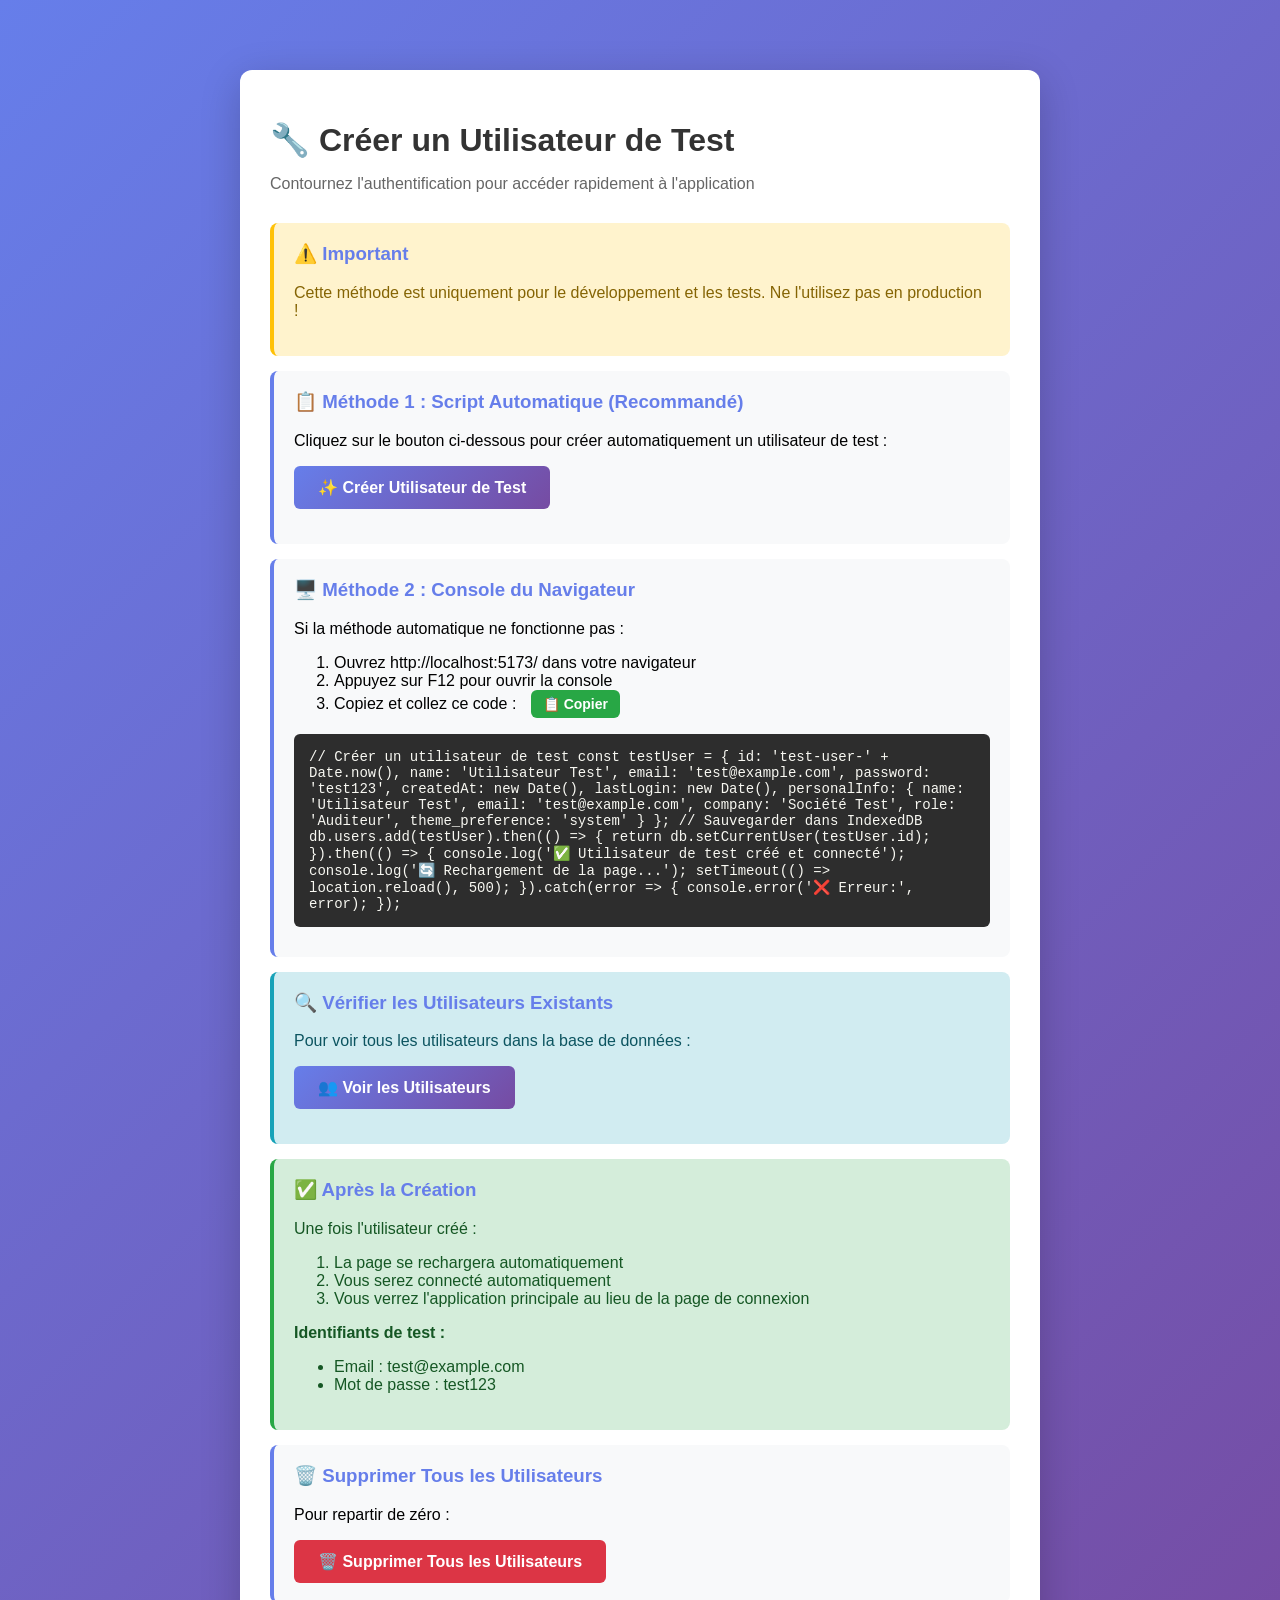
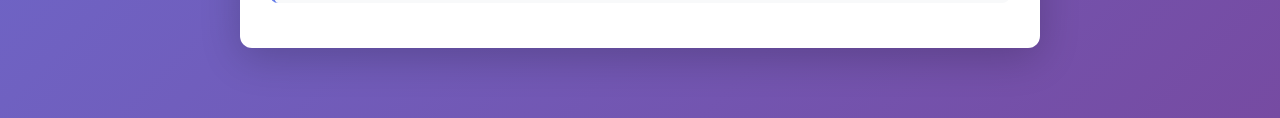
<file: create-test-user.html>
<!DOCTYPE html>
<html lang="fr">
<head>
    <meta charset="UTF-8">
    <meta name="viewport" content="width=device-width, initial-scale=1.0">
    <title>Créer Utilisateur de Test</title>
    <style>
        body {
            font-family: Arial, sans-serif;
            max-width: 800px;
            margin: 50px auto;
            padding: 20px;
            background: linear-gradient(135deg, #667eea 0%, #764ba2 100%);
        }
        .container {
            background: white;
            padding: 30px;
            border-radius: 12px;
            box-shadow: 0 10px 40px rgba(0,0,0,0.2);
        }
        h1 {
            color: #333;
            margin-bottom: 10px;
        }
        .subtitle {
            color: #666;
            margin-bottom: 30px;
        }
        .step {
            background: #f8f9fa;
            padding: 20px;
            margin: 15px 0;
            border-radius: 8px;
            border-left: 4px solid #667eea;
        }
        .step h3 {
            margin-top: 0;
            color: #667eea;
        }
        button {
            background: linear-gradient(135deg, #667eea 0%, #764ba2 100%);
            color: white;
            border: none;
            padding: 12px 24px;
            border-radius: 6px;
            cursor: pointer;
            font-size: 16px;
            font-weight: bold;
            transition: transform 0.2s;
        }
        button:hover {
            transform: translateY(-2px);
            box-shadow: 0 4px 12px rgba(102, 126, 234, 0.4);
        }
        button:active {
            transform: translateY(0);
        }
        .code-block {
            background: #2d2d2d;
            color: #f8f8f2;
            padding: 15px;
            border-radius: 6px;
            overflow-x: auto;
            margin: 10px 0;
            font-family: 'Courier New', monospace;
            font-size: 14px;
        }
        .success {
            background: #d4edda;
            border-left-color: #28a745;
            color: #155724;
        }
        .warning {
            background: #fff3cd;
            border-left-color: #ffc107;
            color: #856404;
        }
        .info {
            background: #d1ecf1;
            border-left-color: #17a2b8;
            color: #0c5460;
        }
        .copy-btn {
            background: #28a745;
            padding: 6px 12px;
            font-size: 14px;
            margin-left: 10px;
        }
        .copy-btn:hover {
            background: #218838;
        }
    </style>
</head>
<body>
    <div class="container">
        <h1>🔧 Créer un Utilisateur de Test</h1>
        <p class="subtitle">Contournez l'authentification pour accéder rapidement à l'application</p>

        <div class="step warning">
            <h3>⚠️ Important</h3>
            <p>Cette méthode est uniquement pour le développement et les tests. Ne l'utilisez pas en production !</p>
        </div>

        <div class="step">
            <h3>📋 Méthode 1 : Script Automatique (Recommandé)</h3>
            <p>Cliquez sur le bouton ci-dessous pour créer automatiquement un utilisateur de test :</p>
            <button onclick="createTestUser()">✨ Créer Utilisateur de Test</button>
            <div id="result" style="margin-top: 15px;"></div>
        </div>

        <div class="step">
            <h3>🖥️ Méthode 2 : Console du Navigateur</h3>
            <p>Si la méthode automatique ne fonctionne pas :</p>
            <ol>
                <li>Ouvrez http://localhost:5173/ dans votre navigateur</li>
                <li>Appuyez sur F12 pour ouvrir la console</li>
                <li>Copiez et collez ce code :
                    <button class="copy-btn" onclick="copyCode()">📋 Copier</button>
                </li>
            </ol>
            <div class="code-block" id="codeBlock">
// Créer un utilisateur de test
const testUser = {
    id: 'test-user-' + Date.now(),
    name: 'Utilisateur Test',
    email: 'test@example.com',
    password: 'test123',
    createdAt: new Date(),
    lastLogin: new Date(),
    personalInfo: {
        name: 'Utilisateur Test',
        email: 'test@example.com',
        company: 'Société Test',
        role: 'Auditeur',
        theme_preference: 'system'
    }
};

// Sauvegarder dans IndexedDB
db.users.add(testUser).then(() => {
    return db.setCurrentUser(testUser.id);
}).then(() => {
    console.log('✅ Utilisateur de test créé et connecté');
    console.log('🔄 Rechargement de la page...');
    setTimeout(() => location.reload(), 500);
}).catch(error => {
    console.error('❌ Erreur:', error);
});
            </div>
        </div>

        <div class="step info">
            <h3>🔍 Vérifier les Utilisateurs Existants</h3>
            <p>Pour voir tous les utilisateurs dans la base de données :</p>
            <button onclick="checkUsers()">👥 Voir les Utilisateurs</button>
            <div id="usersList" style="margin-top: 15px;"></div>
        </div>

        <div class="step success">
            <h3>✅ Après la Création</h3>
            <p>Une fois l'utilisateur créé :</p>
            <ol>
                <li>La page se rechargera automatiquement</li>
                <li>Vous serez connecté automatiquement</li>
                <li>Vous verrez l'application principale au lieu de la page de connexion</li>
            </ol>
            <p><strong>Identifiants de test :</strong></p>
            <ul>
                <li>Email : test@example.com</li>
                <li>Mot de passe : test123</li>
            </ul>
        </div>

        <div class="step">
            <h3>🗑️ Supprimer Tous les Utilisateurs</h3>
            <p>Pour repartir de zéro :</p>
            <button onclick="clearAllUsers()" style="background: #dc3545;">🗑️ Supprimer Tous les Utilisateurs</button>
            <div id="clearResult" style="m
</file>
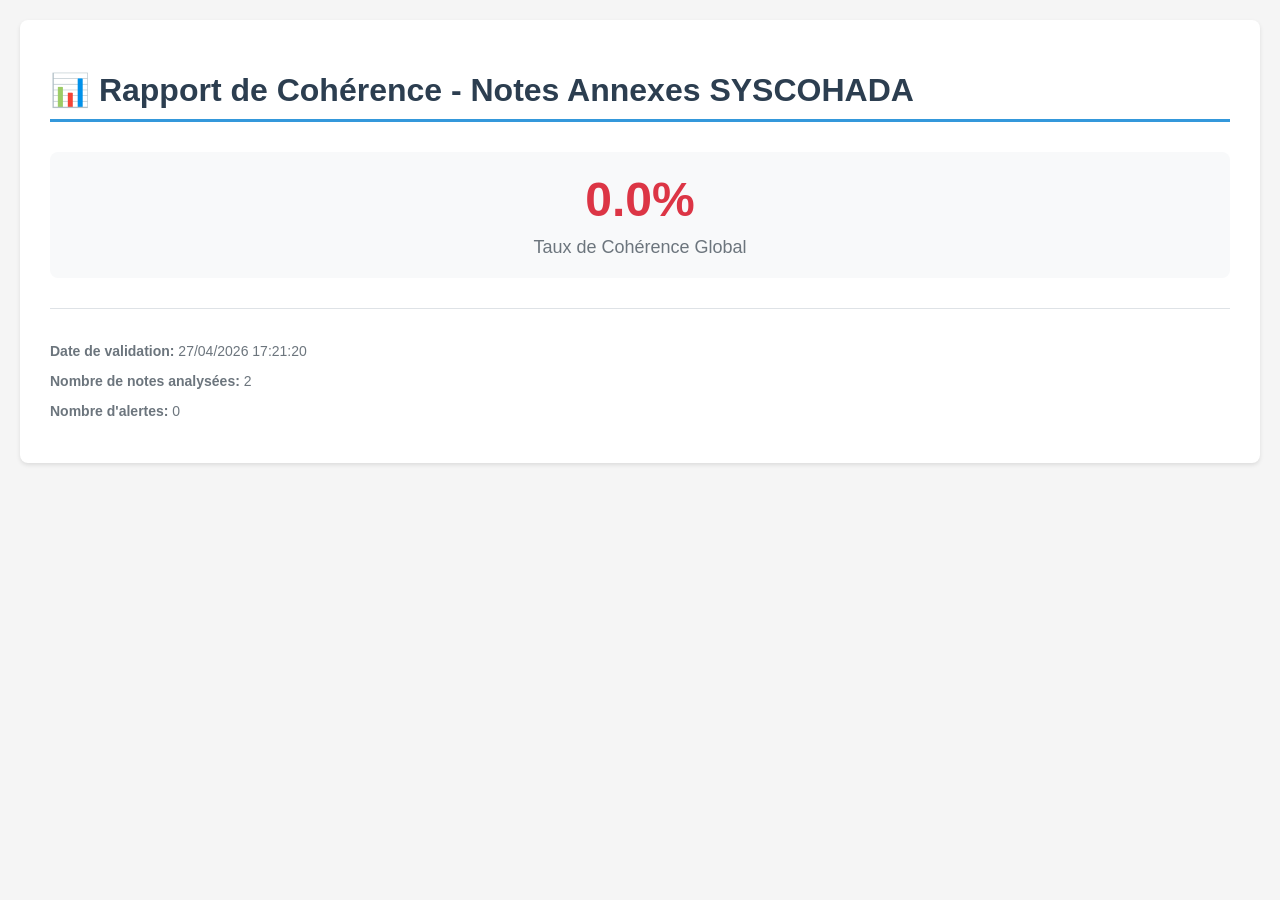
<file: py_backend/Doc calcul notes annexes/Tests/rapport_coherence.html>
<!DOCTYPE html>
<html lang="fr">
<head>
    <meta charset="UTF-8">
    <meta name="viewport" content="width=device-width, initial-scale=1.0">
    <title>Rapport de Cohérence - Notes Annexes SYSCOHADA</title>
    <style>
        body {
            font-family: 'Segoe UI', Tahoma, Geneva, Verdana, sans-serif;
            margin: 20px;
            background-color: #f5f5f5;
        }
        .container {
            max-width: 1200px;
            margin: 0 auto;
            background-color: white;
            padding: 30px;
            border-radius: 8px;
            box-shadow: 0 2px 4px rgba(0,0,0,0.1);
        }
        h1 {
            color: #2c3e50;
            border-bottom: 3px solid #3498db;
            padding-bottom: 10px;
        }
        h2 {
            color: #34495e;
            margin-top: 30px;
            border-left: 4px solid #3498db;
            padding-left: 10px;
        }
        .taux-global {
            text-align: center;
            margin: 30px 0;
            padding: 20px;
            background-color: #f8f9fa;
            border-radius: 8px;
        }
        .taux-valeur {
            font-size: 48px;
            font-weight: bold;
            color: #dc3545;
        }
        .taux-label {
            font-size: 18px;
            color: #6c757d;
            margin-top: 10px;
        }
        table {
            width: 100%;
            border-collapse: collapse;
            margin: 20px 0;
        }
        th {
            background-color: #3498db;
            color: white;
            padding: 12px;
            text-align: left;
            font-weight: 600;
        }
        td {
            padding: 10px 12px;
            border-bottom: 1px solid #dee2e6;
        }
        tr:hover {
            background-color: #f8f9fa;
        }
        .coherent {
            color: #28a745;
            font-weight: bold;
        }
        .incoherent {
            color: #dc3545;
            font-weight: bold;
        }
        .alerte {
            padding: 15px;
            margin: 15px 0;
            border-radius: 4px;
            border-left: 4px solid;
        }
        .alerte-warning {
            background-color: #fff3cd;
            border-color: #ffc107;
            color: #856404;
        }
        .alerte-critical {
            background-color: #f8d7da;
            border-color: #dc3545;
            color: #721c24;
        }
        .metadata {
            color: #6c757d;
            font-size: 14px;
            margin-top: 30px;
            padding-top: 20px;
            border-top: 1px solid #dee2e6;
        }
        .montant {
            text-align: right;
            font-family: 'Courier New', monospace;
        }
    </style>
</head>
<body>
    <div class="container">
        <h1>📊 Rapport de Cohérence - Notes Annexes SYSCOHADA</h1>
        
        <div class="taux-global">
            <div class="taux-valeur">0.0%</div>
            <div class="taux-label">Taux de Cohérence Global</div>
        </div>

        <div class="metadata">
            <p><strong>Date de validation:</strong> 27/04/2026 17:21:20</p>
            <p><strong>Nombre de notes analysées:</strong> 2</p>
            <p><strong>Nombre d'alertes:</strong> 0</p>
        </div>
    </div>
</body>
</html>
</file>
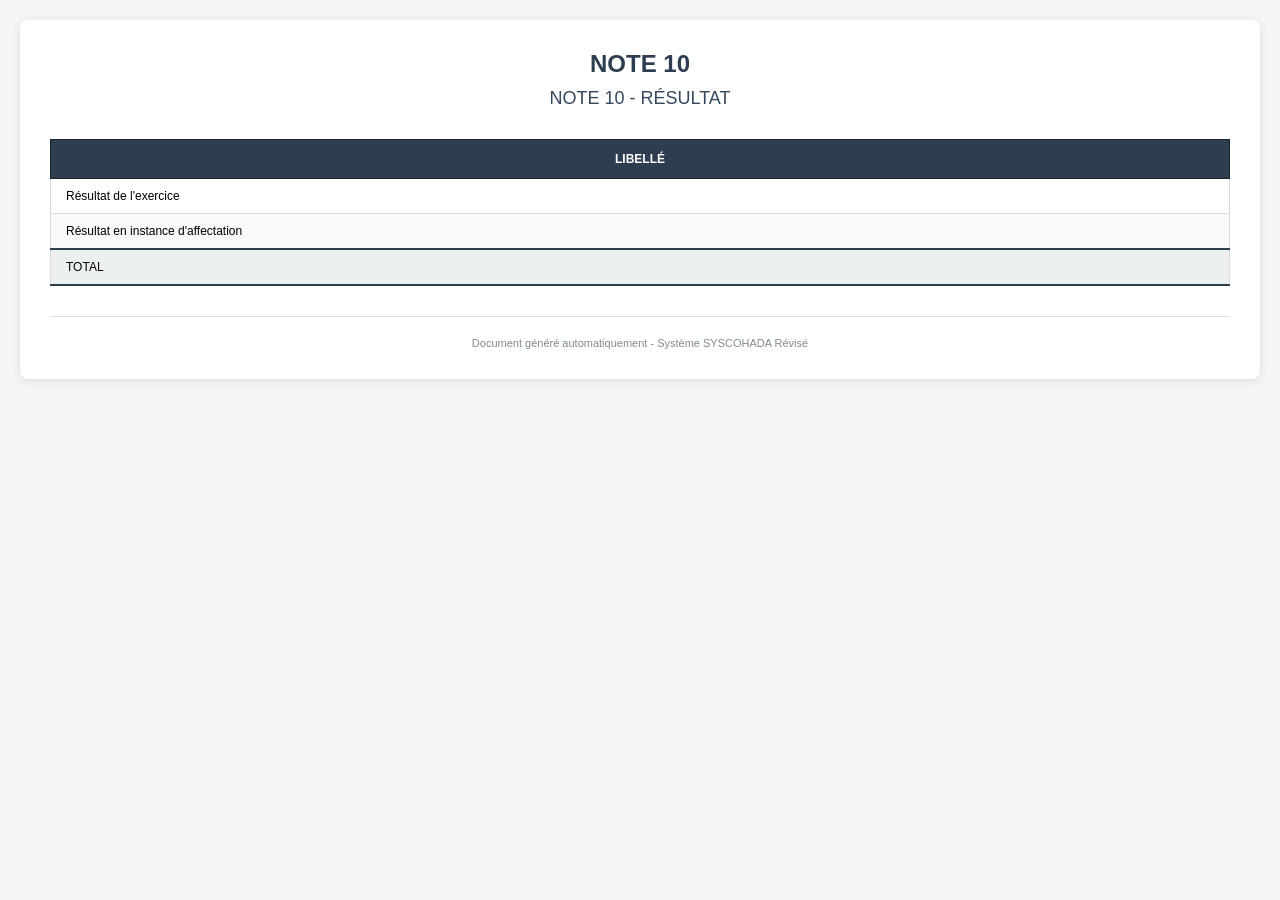
<file: py_backend/Doc calcul notes annexes/Tests/test_note_10.html>
<!DOCTYPE html>
<html lang="fr">
<head>
    <meta charset="UTF-8">
    <meta name="viewport" content="width=device-width, initial-scale=1.0">
    <title>NOTE 10 - NOTE 10 - RÉSULTAT</title>
    <style>
        * {
            margin: 0;
            padding: 0;
            box-sizing: border-box;
        }
        
        body {
            font-family: Arial, sans-serif;
            background-color: #f5f5f5;
            padding: 20px;
        }
        
        .container {
            max-width: 1400px;
            margin: 0 auto;
            background-color: white;
            padding: 30px;
            box-shadow: 0 2px 10px rgba(0,0,0,0.1);
            border-radius: 8px;
        }
        
        h1 {
            color: #2c3e50;
            font-size: 24px;
            margin-bottom: 10px;
            text-align: center;
            font-weight: bold;
        }
        
        h2 {
            color: #34495e;
            font-size: 18px;
            margin-bottom: 30px;
            text-align: center;
            font-weight: normal;
        }
        
        table {
            width: 100%;
            border-collapse: collapse;
            margin-bottom: 30px;
            font-size: 12px;
        }
        
        /* En-têtes de groupes */
        .header-group th {
            background-color: #2c3e50;
            color: white;
            padding: 12px 8px;
            text-align: center;
            font-weight: bold;
            border: 1px solid #1a252f;
        }
        
        .libelle-col {
            background-color: #2c3e50;
            color: white;
            min-width: 250px;
        }
        
        .group-header {
            background-color: #34495e;
            color: white;
        }
        
        /* Sous-en-têtes */
        .header-subgroup th {
            background-color: #7f8c8d;
            color: white;
            padding: 10px 8px;
            text-align: center;
            font-weight: normal;
            border: 1px solid #6c7a7b;
            font-size: 11px;
        }
        
        .subgroup-header {
            min-width: 100px;
        }
        
        /* Lignes de données */
        tbody tr {
            border-bottom: 1px solid #ddd;
        }
        
        .even-row {
            background-color: #ffffff;
        }
        
        .odd-row {
            background-color: #f9f9f9;
        }
        
        .even-row:hover, .odd-row:hover {
            background-color: #e8f4f8;
        }
        
        /* Ligne de total */
        .total-row {
            background-color: #ecf0f1;
            font-weight: bold;
            border-top: 2px solid #2c3e50;
            border-bottom: 2px solid #2c3e50;
        }
        
        .total-row:hover {
            background-color: #d5dbdb;
        }
        
        /* Cellules */
        td {
            padding: 10px 8px;
            border: 1px solid #ddd;
        }
        
        .libelle-cell {
            text-align: left;
            padding-left: 15px;
            font-weight: 500;
        }
        
        .montant-cell {
            text-align: right;
            font-family: 'Courier New', monospace;
            padding-right: 15px;
        }
        
        /* Footer */
        .footer {
            text-align: center;
            color: #7f8c8d;
            font-size: 11px;
            margin-top: 20px;
            padding-top: 20px;
            border-top: 1px solid #ddd;
        }
        
        /* Responsive */
        @media screen and (max-width: 1200px) {
            .container {
                padding: 15px;
            }
            
            table {
                font-size: 10px;
            }
            
            .libelle-col {
                min-width: 200px;
            }
            
            .subgroup-header {
                min-width: 80px;
            }
        }
        
        @media screen and (max-width: 768px) {
            body {
                padding: 10px;
            }
            
            .container {
                padding: 10px;
            }
            
            h1 {
                font-size: 18px;
            }
            
            h2 {
                font-size: 14px;
            }
            
            table {
                font-size: 9px;
            }
            
            td, th {
                padding: 6px 4px;
            }
            
            .libelle-col {
                min-width: 150px;
            }
        }
        
        /* Impression */
        @media print {
            body {
                background-color: white;
                padding: 0;
            }
            
            .container {
                box-shadow: none;
                padding: 0;
            }
            
            .footer {
                page-break-after: avoid;
            }
        }
    </style>
</head>
<body>
    <div class="container">
        <h1>NOTE 10</h1>
        <h2>NOTE 10 - RÉSULTAT</h2>
        <table>
            <thead>
    <tr class='header-group'>
        <th rowspan='2' class='libelle-col'>LIBELLÉ</th>
    </tr>
    <tr class='header-subgroup'>
    </tr>
</thead>

            <tbody>
    <tr class='even-row'>
        <td class='libelle-cell'>Résultat de l'exercice</td>
    </tr>
    <tr class='odd-row'>
        <td class='libelle-cell'>Résultat en instance d'affectation</td>
    </tr>
    <tr class='total-row'>
        <td class='libelle-cell'>TOTAL</td>
    </tr>
</tbody>

        </table>
        <div class="footer">
            <p>Document généré automatiquement - Système SYSCOHADA Révisé</p>
        </div>
    </div>
</body>
</html>
</file>
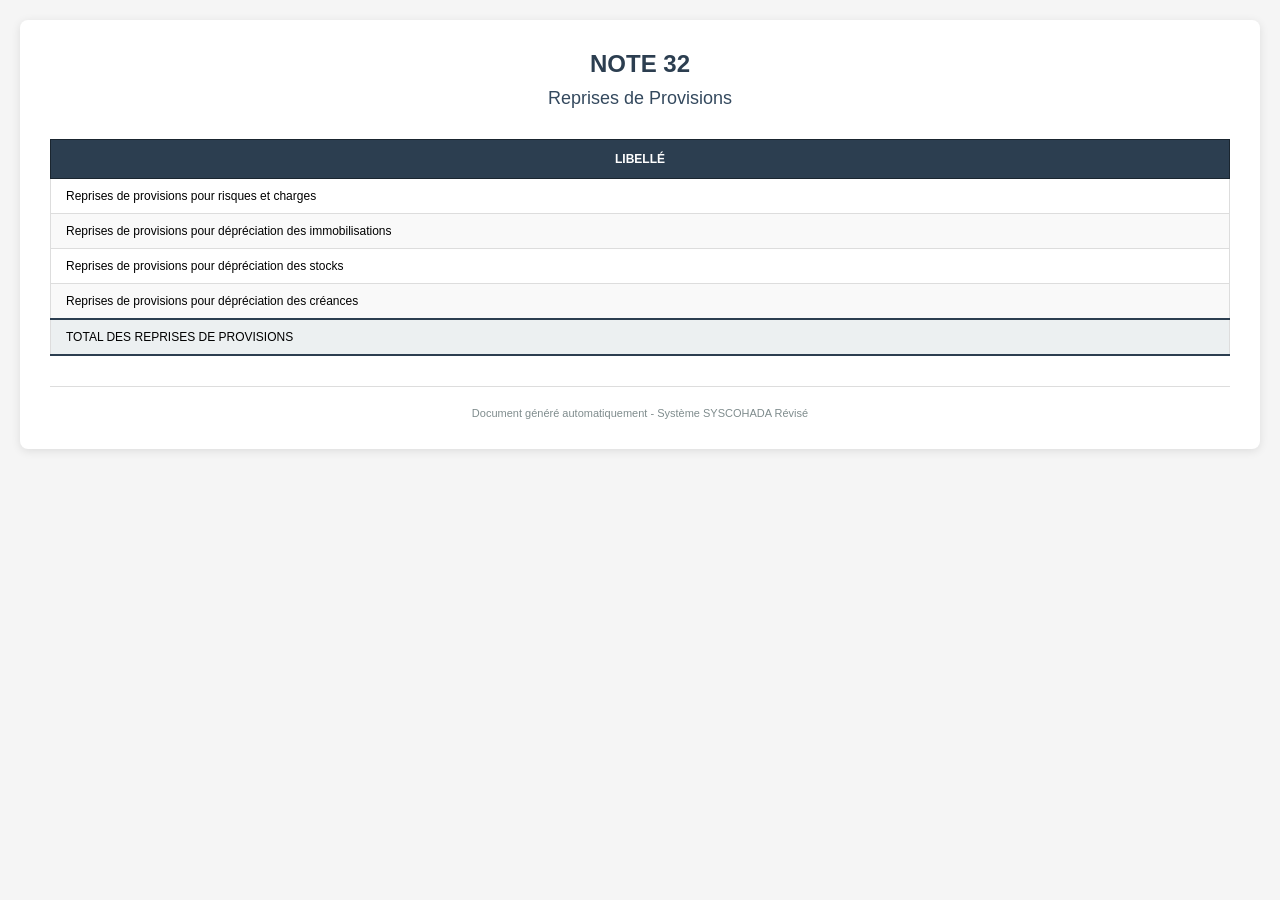
<file: py_backend/Doc calcul notes annexes/Tests/test_note_32.html>
<!DOCTYPE html>
<html lang="fr">
<head>
    <meta charset="UTF-8">
    <meta name="viewport" content="width=device-width, initial-scale=1.0">
    <title>NOTE 32 - Reprises de Provisions</title>
    <style>
        * {
            margin: 0;
            padding: 0;
            box-sizing: border-box;
        }
        
        body {
            font-family: Arial, sans-serif;
            background-color: #f5f5f5;
            padding: 20px;
        }
        
        .container {
            max-width: 1400px;
            margin: 0 auto;
            background-color: white;
            padding: 30px;
            box-shadow: 0 2px 10px rgba(0,0,0,0.1);
            border-radius: 8px;
        }
        
        h1 {
            color: #2c3e50;
            font-size: 24px;
            margin-bottom: 10px;
            text-align: center;
            font-weight: bold;
        }
        
        h2 {
            color: #34495e;
            font-size: 18px;
            margin-bottom: 30px;
            text-align: center;
            font-weight: normal;
        }
        
        table {
            width: 100%;
            border-collapse: collapse;
            margin-bottom: 30px;
            font-size: 12px;
        }
        
        /* En-têtes de groupes */
        .header-group th {
            background-color: #2c3e50;
            color: white;
            padding: 12px 8px;
            text-align: center;
            font-weight: bold;
            border: 1px solid #1a252f;
        }
        
        .libelle-col {
            background-color: #2c3e50;
            color: white;
            min-width: 250px;
        }
        
        .group-header {
            background-color: #34495e;
            color: white;
        }
        
        /* Sous-en-têtes */
        .header-subgroup th {
            background-color: #7f8c8d;
            color: white;
            padding: 10px 8px;
            text-align: center;
            font-weight: normal;
            border: 1px solid #6c7a7b;
            font-size: 11px;
        }
        
        .subgroup-header {
            min-width: 100px;
        }
        
        /* Lignes de données */
        tbody tr {
            border-bottom: 1px solid #ddd;
        }
        
        .even-row {
            background-color: #ffffff;
        }
        
        .odd-row {
            background-color: #f9f9f9;
        }
        
        .even-row:hover, .odd-row:hover {
            background-color: #e8f4f8;
        }
        
        /* Ligne de total */
        .total-row {
            background-color: #ecf0f1;
            font-weight: bold;
            border-top: 2px solid #2c3e50;
            border-bottom: 2px solid #2c3e50;
        }
        
        .total-row:hover {
            background-color: #d5dbdb;
        }
        
        /* Cellules */
        td {
            padding: 10px 8px;
            border: 1px solid #ddd;
        }
        
        .libelle-cell {
            text-align: left;
            padding-left: 15px;
            font-weight: 500;
        }
        
        .montant-cell {
            text-align: right;
            font-family: 'Courier New', monospace;
            padding-right: 15px;
        }
        
        /* Footer */
        .footer {
            text-align: center;
            color: #7f8c8d;
            font-size: 11px;
            margin-top: 20px;
            padding-top: 20px;
            border-top: 1px solid #ddd;
        }
        
        /* Responsive */
        @media screen and (max-width: 1200px) {
            .container {
                padding: 15px;
            }
            
            table {
                font-size: 10px;
            }
            
            .libelle-col {
                min-width: 200px;
            }
            
            .subgroup-header {
                min-width: 80px;
            }
        }
        
        @media screen and (max-width: 768px) {
            body {
                padding: 10px;
            }
            
            .container {
                padding: 10px;
            }
            
            h1 {
                font-size: 18px;
            }
            
            h2 {
                font-size: 14px;
            }
            
            table {
                font-size: 9px;
            }
            
            td, th {
                padding: 6px 4px;
            }
            
            .libelle-col {
                min-width: 150px;
            }
        }
        
        /* Impression */
        @media print {
            body {
                background-color: white;
                padding: 0;
            }
            
            .container {
                box-shadow: none;
                padding: 0;
            }
            
            .footer {
                page-break-after: avoid;
            }
        }
    </style>
</head>
<body>
    <div class="container">
        <h1>NOTE 32</h1>
        <h2>Reprises de Provisions</h2>
        <table>
            <thead>
    <tr class='header-group'>
        <th rowspan='2' class='libelle-col'>LIBELLÉ</th>
    </tr>
    <tr class='header-subgroup'>
    </tr>
</thead>

            <tbody>
    <tr class='even-row'>
        <td class='libelle-cell'>Reprises de provisions pour risques et charges</td>
    </tr>
    <tr class='odd-row'>
        <td class='libelle-cell'>Reprises de provisions pour dépréciation des immobilisations</td>
    </tr>
    <tr class='even-row'>
        <td class='libelle-cell'>Reprises de provisions pour dépréciation des stocks</td>
    </tr>
    <tr class='odd-row'>
        <td class='libelle-cell'>Reprises de provisions pour dépréciation des créances</td>
    </tr>
    <tr class='total-row'>
        <td class='libelle-cell'>TOTAL DES REPRISES DE PROVISIONS</td>
    </tr>
</tbody>

        </table>
        <div class="footer">
            <p>Document généré automatiquement - Système SYSCOHADA Révisé</p>
        </div>
    </div>
</body>
</html>
</file>
